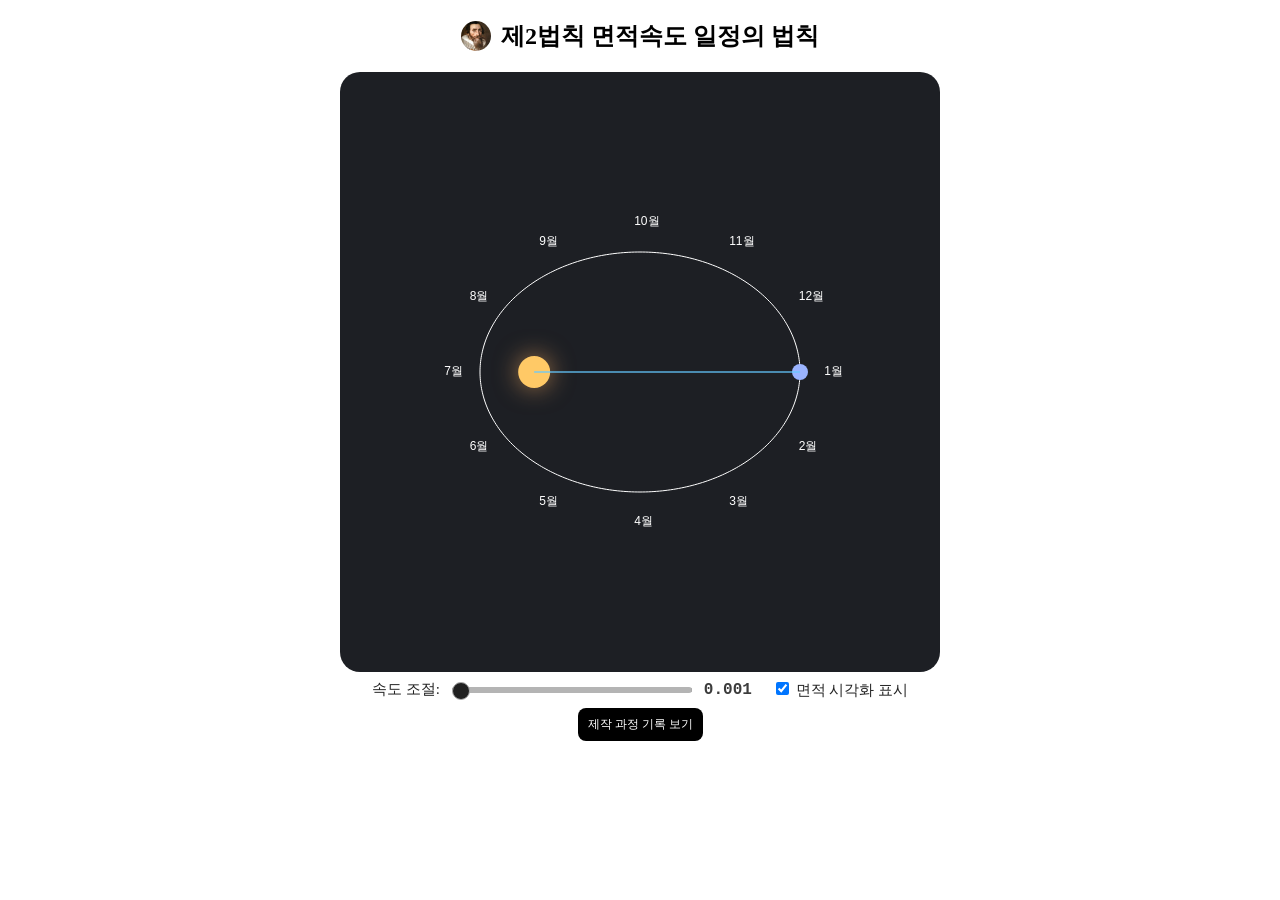
<file: index.html>
<!DOCTYPE html>
<html lang="ko">
<head>
  <meta charset="UTF-8">
  <title>케플러 법칙 시뮬레이터(과학탐구실험 후속활동)</title>
  <link rel="stylesheet" href="style.css">
  <link rel="icon" href="kepler-icon.jpg" type="image/png" />

  <style>
    #orbitCanvas {
      background-color: #1d1f24;
      display: block;
      margin: auto
    }
  </style>
</head>

<body>
  <header id="top">
    <div class="container">
      <h2 style="text-align: center;" class="title">
      <img src="kepler-icon.jpg" alt="케플러 아이콘" class="icon" />
      제2법칙 면적속도 일정의 법칙
    </h2>
    </div>
  </header>
  

    <canvas id="orbitCanvas" width="600" height="600"></canvas>
    <div class="speedSlider">
      <label for="orbitRange">속도 조절:</label>
      <input type="range" min="0.001" max="200" step="0.001" value="0.001" class="slider" id="orbitRange">
      <span id="orbitSpeed"></span>
      <br><br>
      <label>
        <input type="checkbox" id="areaToggle" checked>
        면적 시각화 표시
      </label>
      </div>

      <div style="
  display: flex;
  justify-content: center;
  align-items: center;
">
  <a href="https://blog.naver.com/estherch1217/223939761962" target="_blank" style="
    padding: 8px 10px;
    background-color: #000000;
    color: white;
    text-decoration: none;
    border-radius: 8px;
    font-size: 12px;
  ">
제작 과정 기록 보기
 </a>
</div>


    <script>
      // 캔버스 설정
      const canvas = document.getElementById('orbitCanvas');
      const ctx = canvas.getContext("2d");
      const width=canvas.width;
      const height=canvas.height;

      // 타원궤도 설정+그리기
      const a=160;
      const b=120;
      const focusX = Math.sqrt(a**2 - b**2)

      // 태양위치 설정+그리기
      const cx = width/2;
      const cy = height/2;
      const sunX = cx-focusX;
      const sunY=cy;    

      function Sun() {
        ctx.save();
        ctx.shadowColor = "rgba(255, 178, 102, 0.6)";
        ctx.shadowBlur = 25;
        ctx.fillStyle = "#FFC966FF";
        ctx.beginPath();
        ctx.arc(sunX, sunY, 16, 0, 2 * Math.PI);
        ctx.fill();
        ctx.restore();
      }

      // 행성 설정+그리기
      let angle=0;
      let Speed=0.001;
      let theta=0;

      const speedSlider = document.getElementById('orbitRange')
      const orbitSpeed = document.getElementById('orbitSpeed')

      orbitSpeed.textContent = Speed.toFixed(3); //초기 속도 표시

      speedSlider.addEventListener('input',() =>{
        Speed = parseFloat(speedSlider.value);
        orbitSpeed.textContent = Speed.toFixed(3);
      })

      function PlanetPosition(theta) {
        const rad = theta*Math.PI/180;
        const x = cx+a*Math.cos(rad);
        const y=cy+b*Math.sin(rad);
        return {x,y};
      }

      function PlanetOrbit() {
        ctx.strokeStyle = 'white';
        ctx.lineWidth=1;
        ctx.beginPath();
        for (let angle=0; angle <= 360; angle=angle+1){
          const {x,y} = PlanetPosition(angle);
          if (angle === 0) ctx.moveTo(x,y);
          else ctx.lineTo(x,y);
        }
        ctx.closePath();
        ctx.stroke();
      }

      function Planet(x,y) {
        ctx.fillStyle = '#9BB4FFFF';
        ctx.beginPath();
        ctx.arc(x, y, 8, 0, 3*Math.PI);
        ctx.fill();
      }

      // 시간 기준 추가(간격 수정 필요함)
      function Month() {
        const months = ['1월', '2월', '3월', '4월', '5월', '6월', '7월', '8월', '9월', '10월', '11월', '12월'];
        const offset = 30;
        ctx.font = '12px sans-serif';
        ctx.fillStyle='white';
        ctx.textBaseline='middle';

        for (let i=0; i<12; i=i+1) {
          const angle=(i/12)*2*Math.PI;
          const labelX=(sunX+100)+(a+offset)*Math.cos(angle);
          const labelY=sunY+(b+offset)*Math.sin(angle);
          ctx.fillText(months[i], labelX, labelY)
        }
      }

      // 거리 기반 속도 설정
      function gettingSpeed(theta) {
        const e = focusX/a;
        const rad = theta*Math.PI/180+Math.PI;
        const distance = a*(1-e*e)/(1+e*Math.cos(rad));
        return Speed*(1/distance);
      }

      // 면적 - 삼각형 형태
    const areaPoints = [];
   
    function drawAreaTriangle(p1, p2) {
      ctx.fillStyle = 'rgba(100, 200, 255, 0.2)';
      ctx.strokeStyle = 'rgba(100, 200, 255, 0.8)';
      ctx.beginPath();
      ctx.moveTo(sunX, sunY);  // 태양
      ctx.lineTo(p1.x, p1.y);  // 이전 위치
      ctx.lineTo(p2.x, p2.y);  // 현재 위치
      ctx.closePath();
      ctx.fill();
      ctx.stroke();
    }      

    let tick = 0;
    const areaInterval = 3; // 면적 기록 주기 (프레임 간격)

    //애니메이션
    function animate() {
      ctx.clearRect(0, 0, width, height); //화면 초기화

      PlanetOrbit();
      Sun();
      Month();

      const {x, y} = PlanetPosition(angle); // 행성 그리기
      Planet(x,y);

      if (tick % areaInterval === 0) { // 나눠서 0되는 3배수의 프레임마다 값 저장
        areaPoints.push({ x, y });
        if (areaPoints.length > 2) areaPoints.shift(); // 2개까지만 유지
      }

      if (areaToggle.checked && areaPoints.length === 2) {
        drawAreaTriangle(areaPoints[0], areaPoints[1]);
      }

      angle += gettingSpeed(angle);
        if (angle > 360) angle -= 360;

      tick=tick+1;
      requestAnimationFrame(animate);
    }
    
    animate();
    </script>

</body>
</html>
</file>
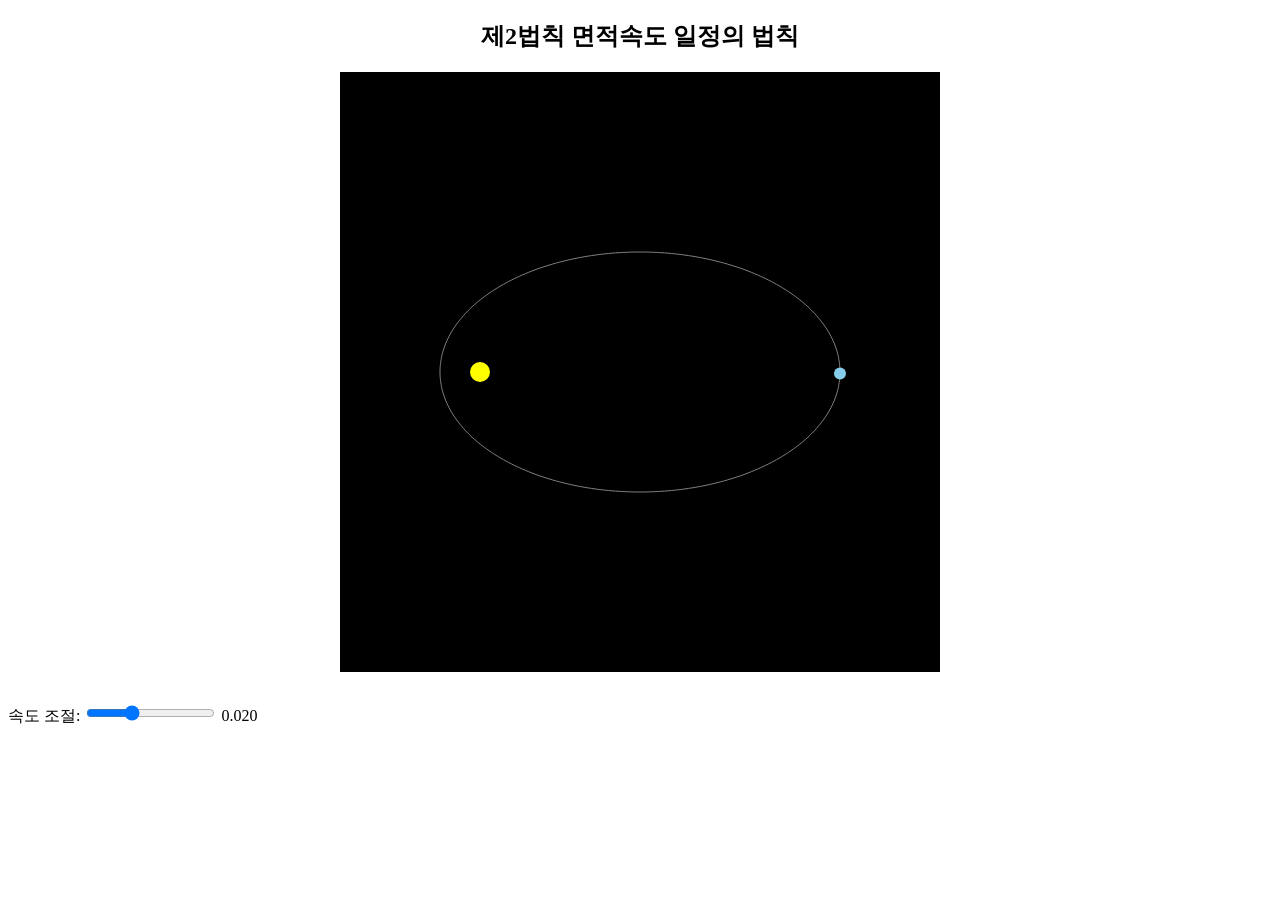
<file: orbit.html>
<!DOCTYPE html>
<html lang="ko">
<head>
  <meta charset="UTF-8">
  <title>케플러 궤도 시뮬레이터</title>
  <style>
    canvas {
      background: #000;
      display: block;
      margin: auto;
    }
    #info {
      text-align: center;
      color: white;
      font-family: sans-serif;
      margin-top: 10px;
    }
  </style>
</head>

<body>
    <h2 style="text-align:center;">제2법칙 면적속도 일정의 법칙</h2>
   <canvas id="orbitCanvas" width="600" height="600"></canvas>
  <div id="info">케플러 제2법칙 시뮬레이터: 행성의 궤도 면적 속도 일정 원리</div>
  <div id="controls">
    <label for="speedSlider">속도 조절: </label>
    <input type="range" id="speedSlider" min="0.005" max="0.05" step="0.001" value="0.02">
    <span id="speedValue">0.020</span>
  </div>

  <script>
    const canvas = document.getElementById('orbitCanvas');
    const ctx = canvas.getContext('2d');
    const width = canvas.width;
    const height = canvas.height;

    // 타원 파라미터
    const a = 200; // 장반지름
    const b = 120; // 단반지름
    const focusX = Math.sqrt(a ** 2 - b ** 2);

    // 중심 좌표 (캔버스 중앙 기준)
    const cx = width / 2;
    const cy = height / 2;
    const sunX = cx - focusX;
    const sunY = cy;

    let angle = 0;
    let speedFactor = 0.02; // 초기 속도 조절값

    const speedSlider = document.getElementById('speedSlider');
    const speedValue = document.getElementById('speedValue');

    speedSlider.addEventListener('input', () => {
      speedFactor = parseFloat(speedSlider.value);
      speedValue.textContent = speedFactor.toFixed(3);
    });

    function getPlanetPosition(theta) {
      const x = cx + a * Math.cos(theta);
      const y = cy + b * Math.sin(theta);
      return { x, y };
    }

    function drawOrbit() {
      ctx.strokeStyle = 'gray';
      ctx.beginPath();
      for (let i = 0; i <= 360; i++) {
        const rad = i * Math.PI / 180;
        const { x, y } = getPlanetPosition(rad);
        if (i === 0) ctx.moveTo(x, y);
        else ctx.lineTo(x, y);
      }
      ctx.closePath();
      ctx.stroke();
    }

    function drawSun() {
      ctx.fillStyle = 'yellow';
      ctx.beginPath();
      ctx.arc(sunX, sunY, 10, 0, 2 * Math.PI);
      ctx.fill();
    }

    function drawPlanet(x, y) {
      ctx.fillStyle = 'skyblue';
      ctx.beginPath();
      ctx.arc(x, y, 6, 0, 2 * Math.PI);
      ctx.fill();
    }

    function getSpeed(theta) {
      const r = a * (1 - 0.5 ** 2) / (1 + 0.5 * Math.cos(theta));
      return speedFactor * (1 / r);
    }

    function animate() {
      ctx.clearRect(0, 0, width, height);
      drawOrbit();
      drawSun();

      const { x, y } = getPlanetPosition(angle);
      drawPlanet(x, y);

      angle += getSpeed(angle);
      requestAnimationFrame(animate);
    }

    animate();
  </script>
</body>
</html>
</file>
<file: style.css>
/* 상단 바 고정 */
#topbar {
  position: fixed;
  top: 0;
  left: 0;
  width: 100%;
  background-color: #1d1f24;
  border-bottom: 1px solid #444;
  padding: 12px 0;
  z-index: 1000;
  box-shadow: 0 2px 6px rgba(100, 100, 100, 0.5); /* 회색 그림자 */
}

.icon {
    width: 30px;
    height: 30px;
    border-radius: 50%;
    object-fit: cover;
}

.title {
    display: flex;
    align-items: center;
    justify-content: center;
    gap: 10px;
    margin: 4;
}

/* 내부 컨테이너 (가운데 정렬 + 너비 제한) */
#topbar .container {
  max-width: 900px;
  margin: 0 auto;
  padding: 0 20px;
}

/* 제목 + 아이콘 정렬 */
#topbar h2 {
  margin: 0;
  font-weight: 600;
  font-size: 1.8rem;
  display: flex;
  align-items: center;
  gap: 12px;
  user-select: none;
}

/* 아이콘 크기 및 스타일 */
#topbar .icon {
  width: 15px;
  height: 15px;
  object-fit: contain;
}

/* 속도 숫자 표시 */
#orbitSpeed {
  font-family: 'Courier New', monospace;
  font-weight: 600;
  color: #3c3c3c;
  min-width: 40px;
  text-align: right;
}

#orbitCanvas {
    background-color: #000;
    border-radius: 20px;
    margin: 10;
}


/* 속도 조절 컨테이너 */
.speedSlider {
  width: 600px;
  margin: auto;
  margin-top: auto;
  display: flex;
  align-items: center;
  justify-content: center;
  gap: 10px;
}

/* 라벨 */
.speedSlider label {
  font-weight: 500;
  font-size: 15px;
  color: #232323; /* 글씨 색깔 */
}

/* 흑백 슬라이더 */
input[type="range"].slider {
  appearance: none;     
  width: 40%;
  height: 4px;
  background: #000000;
  border-radius: 4px;
  cursor: pointer;
  outline: none;
}

/*슬라이더 배경선?*/
input[type="range"].slider::-webkit-slider-runnable-track {
  height: 6px;
  background: #b4b4b4;
  border-radius: 6px;
}

input[type="range"].slider::-webkit-slider-thumb {
  -webkit-appearance: none;
  appearance: none;
  width: 18px;
  height: 18px;
  background: #202020;
  border-radius: 50%;
  border: 1.5px solid #aaa;
  margin-top: -5px;
  cursor: pointer;
}

input[type="range"].slider::-webkit-slider-thumb:hover {
  background: #000000;
  border-color: #ddd;
}

input[type="range"].slider::-moz-range-thumb {
  width: 18px;
  height: 18px;
  background: #333;
  border-radius: 50%;
  border: 1.5px solid #292929;
  cursor: pointer;
}

p {
  font-size: small;
  color: crimson;
  font-weight: 600;
}
</file>
